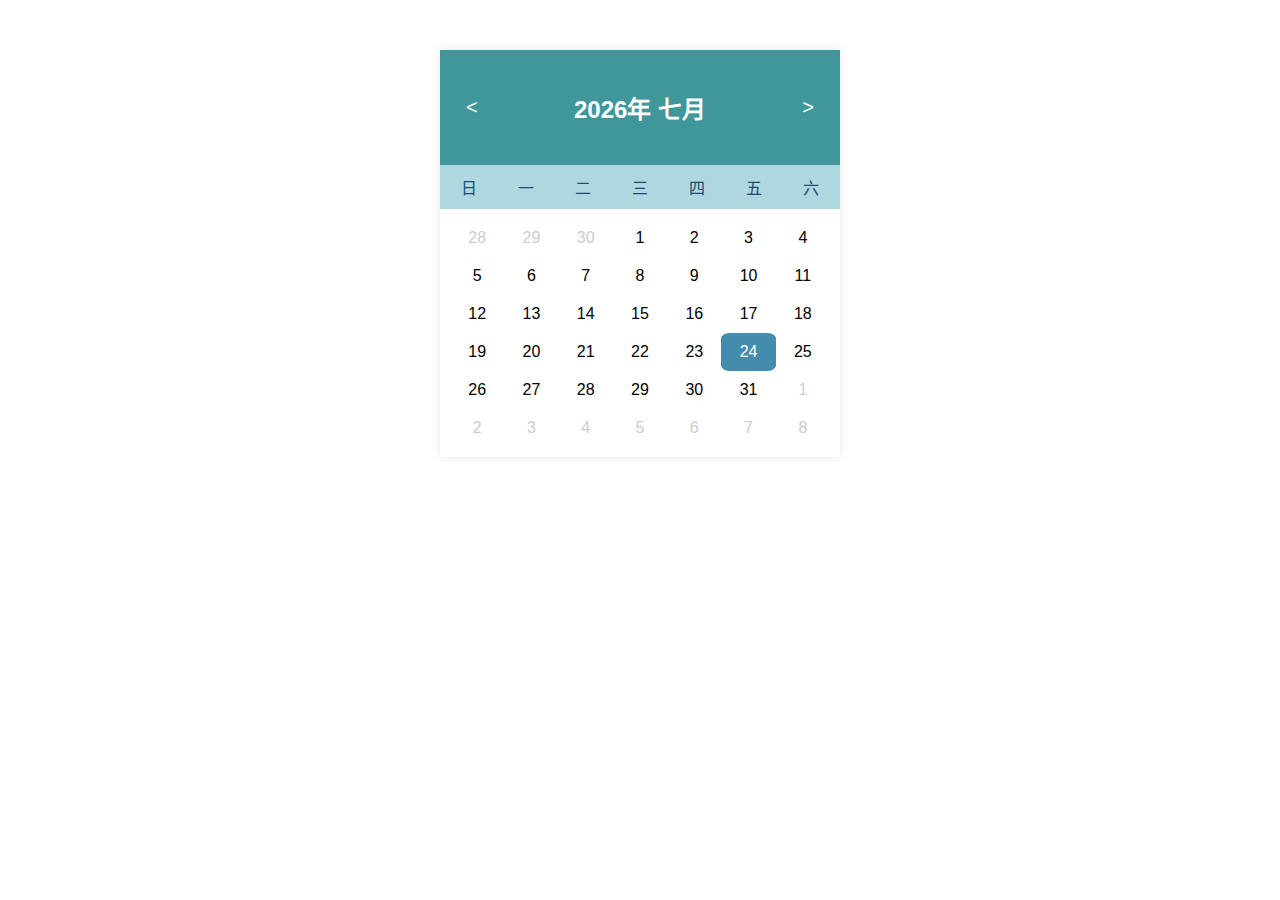
<file: ya_mo/日曆/index.html>
<!DOCTYPE html>
<html lang="zh-TW">
<head>
    <meta charset="UTF-8">
    <meta name="viewport" content="width=device-width, initial-scale=1.0">
    <title>簡單日曆</title>
    <link rel="stylesheet" href="styles.css">
</head>
<body>
    <div class="calendar">
        <div class="header">
            <button id="prevMonth">&lt;</button>
            <h2 id="monthDisplay"></h2>
            <button id="nextMonth">&gt;</button>
        </div>
        <div class="weekdays">
            <div>日</div>
            <div>一</div>
            <div>二</div>
            <div>三</div>
            <div>四</div>
            <div>五</div>
            <div>六</div>
        </div>
        <div id="days"></div>
    </div>
    <script src="script.js"></script>
</body>
</html>
</file>
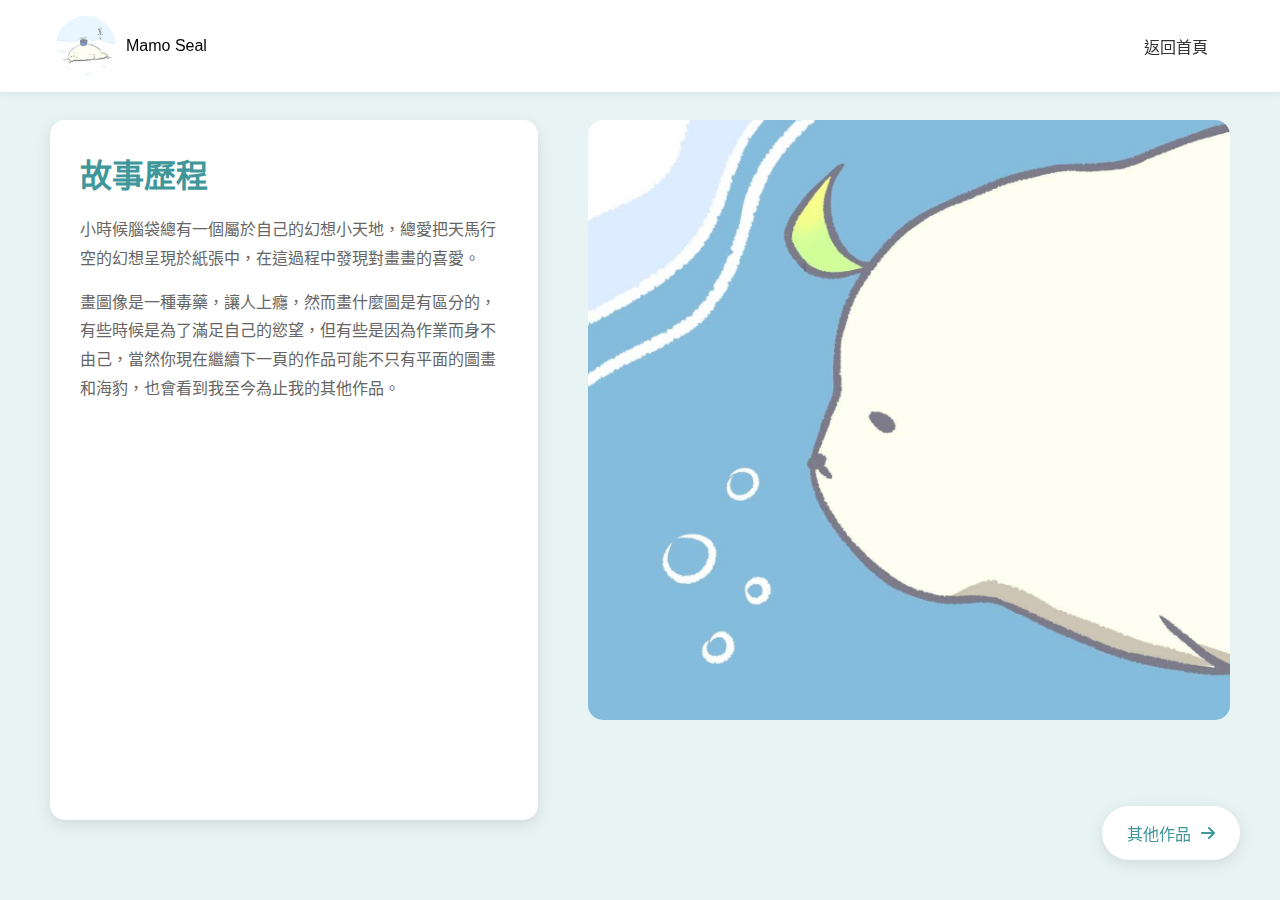
<file: ya_mo/brand/creat.html>
<!DOCTYPE html>
<html lang="zh-TW">
<head>
    <meta charset="UTF-8">
    <meta name="viewport" content="width=device-width, initial-scale=1.0">
    <title>創作契機 - Mamo Seal</title>
    <link rel="stylesheet" href="creat.css">
    <link rel="stylesheet" href="https://cdnjs.cloudflare.com/ajax/libs/font-awesome/6.0.0/css/all.min.css">
</head>
<body>
    <!-- 導航欄 -->
    <nav>
        <div class="nav-container">
            <div class="logo">
                <img src="./imge/tired.jpg" alt="Seal Logo" class="logo-img">
                <span>Mamo Seal</span>
            </div>
            <div class="nav-links">
                <a href="index.html">返回首頁</a>
            </div>
        </div>
    </nav>

    <!-- 主要內容區 -->
    <div class="content-container">
        <!-- 左側內容介紹 -->
        <div class="content-box">
            <h2>故事歷程</h2>
            <div class="description">
                <p>小時候腦袋總有一個屬於自己的幻想小天地，總愛把天馬行空的幻想呈現於紙張中，在這過程中發現對畫畫的喜愛。</p>
                <p>畫圖像是一種毒藥，讓人上癮，然而畫什麼圖是有區分的，有些時候是為了滿足自己的慾望，但有些是因為作業而身不由己，當然你現在繼續下一頁的作品可能不只有平面的圖畫和海豹，也會看到我至今為止我的其他作品。</p>
            </div>
        </div>

        <!-- 右側照片輪播 -->
        <div class="image-slider">
            <div class="slider-container">
                <img src="./imge/462586214_954186909894358_2787363491025955737_n.jpg" alt="作品1" class="active">
                <img src="./imge/462566912_1561239341179145_7651019615713925144_n.jpg" alt="作品2">
                <img src="./imge/462574865_1611609812766016_8961804805682218691_n.jpg" alt="作品3">
            </div>
        </div>
    </div>

    <!-- 其他作品連結 -->
    <div class="next-work">
        <a href="./other.html" class="next-work-link">
            其他作品
            <i class="fas fa-arrow-right"></i>
        </a>
    </div>

    <script>
        document.addEventListener('DOMContentLoaded', function() {
            const images = document.querySelectorAll('.slider-container img');
            let currentIndex = 0;

            function nextImage() {
                images[currentIndex].classList.remove('active');
                currentIndex = (currentIndex + 1) % images.length;
                images[currentIndex].classList.add('active');
            }

            // 每5秒切換一次圖片
            setInterval(nextImage, 5000);
        });
    </script>
</body>
</html>
</file>
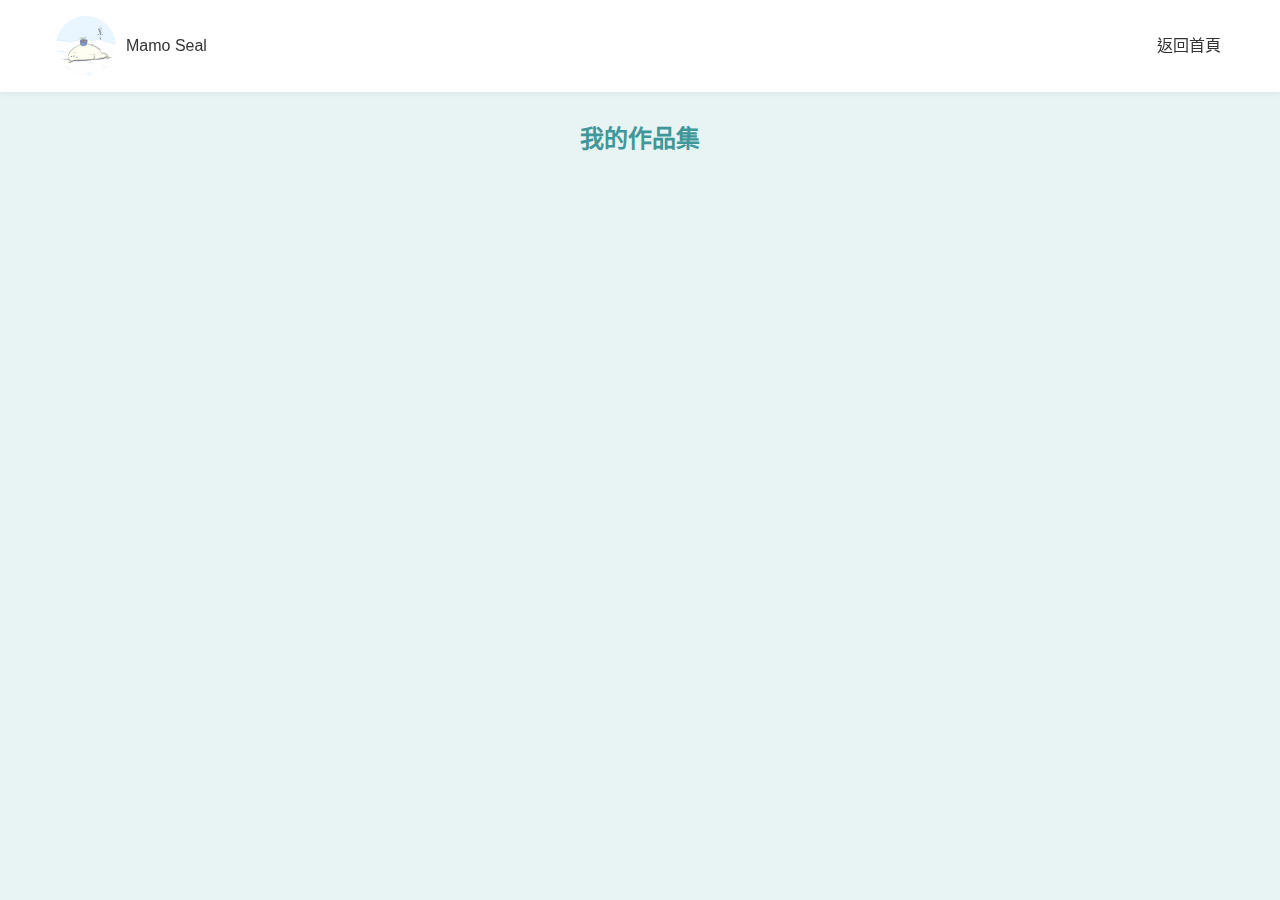
<file: ya_mo/brand/gallery.html>
<!DOCTYPE html>
<html lang="zh-TW">
<head>
    <meta charset="UTF-8">
    <meta name="viewport" content="width=device-width, initial-scale=1.0">
    <title>作品集 - Mamo Seal</title>
    <link rel="stylesheet" href="styles.css">
    <link rel="stylesheet" href="gallery.css">
    <link rel="stylesheet" href="https://cdnjs.cloudflare.com/ajax/libs/font-awesome/6.0.0/css/all.min.css">
</head>
<body>
    <!-- 導航欄 -->
    <nav>
        <div class="nav-container">
            <div class="logo">
                <img src="./imge/tired.jpg" alt="Seal Logo" class="logo-img">
                <span>Mamo Seal</span>
            </div>
            <div class="nav-links">
                <a href="index.html">返回首頁</a>
            </div>
        </div>
    </nav>

    <!-- 作品集展示區 -->
    <div class="gallery-container">
        <h2>我的作品集</h2>
        <div id="artwork-grid" class="artwork-grid">
            <!-- 作品將通過 JavaScript 動態添加 -->
        </div>
    </div>

    <script>
        document.addEventListener('DOMContentLoaded', function() {
            const artworkGrid = document.getElementById('artwork-grid');
            const savedArtworks = JSON.parse(localStorage.getItem('artworks') || '[]');

            savedArtworks.forEach(artwork => {
                const artworkItem = document.createElement('div');
                artworkItem.className = 'artwork-item';
                artworkItem.innerHTML = `
                    <img src="${artwork.image}" alt="saved artwork">
                    <button class="delete-btn" data-id="${artwork.id}">刪除</button>
                `;
                artworkGrid.appendChild(artworkItem);
            });

            // 刪除功能
            artworkGrid.addEventListener('click', (e) => {
                if (e.target.classList.contains('delete-btn')) {
                    const id = parseInt(e.target.dataset.id);
                    let savedArtworks = JSON.parse(localStorage.getItem('artworks') || '[]');
                    savedArtworks = savedArtworks.filter(artwork => artwork.id !== id);
                    localStorage.setItem('artworks', JSON.stringify(savedArtworks));
                    e.target.parentElement.remove();
                }
            });
        });
    </script>
</body>
</html>
</file>
<file: ya_mo/日曆/styles.css>
.calendar {
    width: 400px;
    margin: 50px auto;
    background-color: #fff;
    box-shadow: 0 0 10px rgba(0,0,0,0.1);
    font-family: Arial, sans-serif;
}

.header {
    display: flex;
    justify-content: space-between;
    align-items: center;
    padding: 20px;
    background-color: #40979a;
    color: #ffffff;
}

.header button {
    background: none;
    border: none;
    cursor: pointer;
    font-size: 20px;
    color: #ffffff;
}

.weekdays {
    display: grid;
    grid-template-columns: repeat(7, 1fr);
    text-align: center;
    padding: 10px 0;
    background-color: #afd7df;
    color: #204972;
}

#days {
    display: grid;
    grid-template-columns: repeat(7, 1fr);
    padding: 10px;
}

.day {
    padding: 10px;
    text-align: center;
    cursor: pointer;
}

.day:hover {
    background-color: #f0f0f0;
}

.today {
    background-color: #448cad;
    color: white;
    border-radius: 15%;
}

.other-month {
    color: #ccc;
}
</file>
<file: ya_mo/brand/creat.css>
* {
    margin: 0;
    padding: 0;
    box-sizing: border-box;
}

body {
    font-family: 'Arial', sans-serif;
    background-color: #E8F3F4;
    min-height: 100vh;
}

/* 導航欄樣式 */
nav {
    position: fixed;
    width: 100%;
    background-color: #ffffff;
    box-shadow: 0 2px 5px rgba(64, 151, 154, 0.1);
    z-index: 1000;
}

.nav-container {
    max-width: 1200px;
    margin: 0 auto;
    padding: 1rem;
    display: flex;
    justify-content: space-between;
    align-items: center;
}

.logo {
    display: flex;
    align-items: center;
    gap: 10px;
}

.logo-img {
    width: 60px;
    height: 60px;
    border-radius: 50%;
    object-fit: cover;
}

.nav-links a {
    text-decoration: none;
    color: #333;
    font-weight: 500;
    transition: color 0.3s;
    padding: 0.5rem 1rem;
}

.nav-links a:hover {
    color: #fff;
    background-color: #6FB4B7;
    border-radius: 4px;
}

/* 主要內容區樣式 */
.content-container {
    display: flex;
    padding: 120px 50px 50px;
    gap: 50px;
    max-width: 1400px;
    margin: 0 auto;
    min-height: 100vh;
}

/* 左側內容框樣式 */
.content-box {
    flex: 1;
    background: #ffffff;
    padding: 30px;
    border-radius: 15px;
    box-shadow: 0 5px 15px rgba(0, 0, 0, 0.1);
    margin-bottom: 30px;
    position: relative;
    z-index: 1;
}

.content-box h2 {
    color: #40979a;
    margin-bottom: 20px;
    font-size: 2em;
}

.description {
    color: #666;
    line-height: 1.8;
}

.description p {
    margin-bottom: 15px;
}

/* 右側照片輪播樣式 */
.image-slider {
    flex: 1.5;
    position: relative;
    overflow: hidden;
    border-radius: 15px;
    height: 600px;
}

.slider-container {
    position: relative;
    height: 100%;
}

.slider-container img {
    position: absolute;
    top: 0;
    left: 0;
    width: 100%;
    height: 100%;
    object-fit: cover;
    opacity: 0;
    transition: opacity 1s ease-in-out;
}

.slider-container img.active {
    opacity: 1;
}

/* 響應式設計 */
@media (max-width: 968px) {
    .content-container {
        flex-direction: column;
        padding: 100px 20px 20px;
    }

    .image-slider {
        height: 400px;
    }
}

/* 其他作品連結樣式 */
.next-work {
    position: fixed;
    bottom: 40px;
    right: 40px;
    z-index: 100;
}

.next-work-link {
    display: flex;
    align-items: center;
    gap: 10px;
    background-color: #ffffff;
    padding: 15px 25px;
    border-radius: 30px;
    text-decoration: none;
    color: #40979a;
    font-weight: 500;
    box-shadow: 0 4px 15px rgba(0, 0, 0, 0.1);
    transition: all 0.3s ease;
}

.next-work-link i {
    transition: transform 0.3s ease;
}

.next-work-link:hover {
    background-color: #40979a;
    color: #ffffff;
    transform: translateY(-2px);
    box-shadow: 0 6px 20px rgba(64, 151, 154, 0.2);
}

.next-work-link:hover i {
    transform: translateX(5px);
}

/* 在響應式設計中添加手機版樣式 */
@media (max-width: 968px) {
    .next-work {
        bottom: 20px;
        right: 20px;
    }

    .next-work-link {
        padding: 12px 20px;
        font-size: 0.9em;
    }
}
</file>
<file: ya_mo/brand/styles.css>
/* 全局樣式 */
* {
    margin: 0;
    padding: 0;
    box-sizing: border-box;
}

body {
    font-family: 'Arial', sans-serif;
    line-height: 1.6;
    color: #333;
}

/* 導航欄樣式 */
nav {
    position: fixed;
    width: 100%;
    background-color: #ffffff;
    box-shadow: 0 2px 5px rgba(64, 151, 154, 0.1);
    z-index: 1000;
}

.nav-container {
    max-width: 1200px;
    margin: 0 auto;
    padding: 1rem;
    display: flex;
    justify-content: space-between;
    align-items: center;
}

.logo {
    display: flex;
    align-items: center;
    gap: 10px;
}

.logo-img {
    width: 60px;
    height: 60px;
    border-radius: 50%;
    object-fit: cover;
}

.nav-links {
    display: flex;
    gap: 1.5rem;
    margin-right: -0.5rem;
}

.nav-links a {
    text-decoration: none;
    color: #333;
    font-weight: 500;
    padding: 0.5rem 0.7rem;
    position: relative;
    transition: color 0.3s;
}

.nav-links a::after {
    content: '';
    position: absolute;
    bottom: 0;
    left: 0;
    width: 0;
    height: 2px;
    background-color: #6FB4B7;
    transition: width 0.3s ease;
}

.nav-links a:hover {
    color: #6FB4B7;
    background-color: transparent;
}

.nav-links a:hover::after {
    width: 100%;
}

/* 首頁區塊樣式 */
.hero {
    position: relative;
    width: 100%;
    height: 100vh;
    background: linear-gradient(165deg, #E8F3F4 60%, #6FB4B7 100%);
    overflow: hidden;
    display: flex;
    justify-content: center;
    align-items: center;
}

.hero-content {
    position: relative;
    z-index: 1;
    text-align: center;
}

.hero-logo {
    width: 200px;
    height: 200px;
    border-radius: 50%;
    margin-bottom: 20px;
    animation: floatAnimation 3s ease-in-out infinite;
}

/* 波浪效果樣式 */
.waves {
    position: absolute;
    bottom: 0;
    left: 0;
    width: 100%;
    height: 100px;
}

.wave {
    position: absolute;
    bottom: 0;
    left: 0;
    width: 100%;
    height: 100px;
    background: url('data:image/svg+xml,<svg xmlns="http://www.w3.org/2000/svg" viewBox="0 0 1440 320"><path fill="%23ffffff" fill-opacity="1" d="M0,96L48,112C96,128,192,160,288,186.7C384,213,480,235,576,218.7C672,203,768,149,864,128C960,107,1056,117,1152,128C1248,139,1344,149,1392,154.7L1440,160L1440,320L1392,320C1344,320,1248,320,1152,320C1056,320,960,320,864,320C768,320,672,320,576,320C480,320,384,320,288,320C192,320,96,320,48,320L0,320Z"></path></svg>') repeat-x;
    background-size: 1440px 100px;
}

.wave1 {
    animation: wave 30s linear infinite;
    z-index: 4;
    opacity: 1;
    animation-delay: 0s;
    bottom: 0;
}

.wave2 {
    animation: wave2 15s linear infinite;
    z-index: 3;
    opacity: 0.5;
    animation-delay: -5s;
    bottom: 10px;
}

.wave3 {
    animation: wave 30s linear infinite;
    z-index: 2;
    opacity: 0.2;
    animation-delay: -2s;
    bottom: 15px;
}

.wave4 {
    animation: wave2 5s linear infinite;
    z-index: 1;
    opacity: 0.7;
    animation-delay: -5s;
    bottom: 20px;
}

@keyframes wave {
    0% {
        background-position: 0;
    }
    100% {
        background-position: 1440px;
    }
}

@keyframes wave2 {
    0% {
        background-position: 0;
    }
    100% {
        background-position: -1440px;
    }
}

@keyframes floatAnimation {
    0% {
        transform: translateY(0);
    }
    50% {
        transform: translateY(-20px);
    }
    100% {
        transform: translateY(0);
    }
}

/* 品牌故事區塊樣式 */
.story-section {
    padding: 5rem 2rem;
    background-color: #ffffff;
}

.story-content {
    max-width: 1200px;
    margin: 0 auto;
    display: flex;
    gap: 2rem;
    align-items: center;
}

.story-content img {
    width: 200px;
    height: 200px;
    object-fit: cover;
    border-radius: 8px;
}

.story-text {
    flex: 1;
}

/* 商品介紹區塊樣式 */
.products-section {
    padding: 5rem 2rem;
    background-color: #E8F3F4;
}

.product-grid {
    max-width: 1200px;
    margin: 2rem auto;
    display: grid;
    grid-template-columns: repeat(auto-fit, minmax(250px, 1fr));
    gap: 2rem;
}

.product-card {
    background-color: #ffffff;
    padding: 1rem;
    border-radius: 8px;
    text-align: center;
    box-shadow: 0 2px 5px rgba(64, 151, 154, 0.2);
    transition: transform 0.3s ease;
}

.product-card img {
    width: 100%;
    border-radius: 4px;
}

.product-card:hover {
    transform: translateY(-5px);
    box-shadow: 0 5px 15px rgba(64, 151, 154, 0.3);
}

.product-card a {
    text-decoration: none;
    color: inherit;
    display: block;
}

.more-works {
    text-align: right;
    margin-top: 2rem;
    padding-right: 2rem;
}

.more-works-link {
    text-decoration: none;
    color: #666;
    font-size: 1.1rem;
    transition: color 0.3s ease;
    display: inline-flex;
    align-items: center;
    gap: 0.5rem;
}

.more-works-link:hover {
    color: #333;
}

.more-works-link i {
    transition: transform 0.3s ease;
}

.more-works-link:hover i {
    transform: translateX(5px);
}

/* 聯絡我們區塊樣式 */
.contact-section {
    padding: 5rem 2rem;
    background-color: #ffffff;
}

.contact-content {
    max-width: 800px;
    margin: 0 auto;
    text-align: center;
}

.contact-info {
    margin: 2rem 0;
}

.social-links {
    display: flex;
    justify-content: center;
    gap: 2rem;
    margin-top: 2rem;
}

.social-link {
    font-size: 2rem;
    color: #333;
    transition: color 0.3s;
}

.social-link:hover {
    color: #6FB4B7;
}

/* 頁尾樣式 */
footer {
    background-color: #333;
    color: #ffffff;
    padding: 2rem;
}

.footer-content {
    max-width: 1200px;
    margin: 0 auto;
    text-align: center;
}

.footer-logo {
    display: flex;
    align-items: center;
    justify-content: center;
    gap: 10px;
    margin-bottom: 1rem;
}

.footer-logo-img {
    width: 45px;
    height: 45px;
    border-radius: 50%;
    object-fit: cover;
}

.footer-links {
    margin: 1rem 0;
}

.footer-links a {
    color: #ffffff;
    text-decoration: none;
    margin: 0 1rem;
}

.copyright {
    margin-top: 2rem;
    font-size: 0.9rem;
    opacity: 0.8;
}

/* 響應式設計 */
@media (max-width: 768px) {
    .nav-links {
        display: none;
    }
    
    .story-content {
        flex-direction: column;
    }
    
    .story-content img {
        width: 100%;
    }

    .hero-logo {
        width: 150px;
        height: 150px;
    }

    .hero-content h1 {
        font-size: 2.5em;
    }

    .hero-content p {
        font-size: 1.2em;
    }
} 

/* 標題樣式 */
h1, h2 {
    color: #40979a;
}

.draw-section h2, .creation-section h2{
    font-size: 20px;
    color: rgb(125, 190, 202);
    text-align: center;
    margin-bottom: 2rem;
    position: relative;
    padding-bottom: 1rem;
}

.story-section h2, .products-section h2, .contact-section h2{
    text-align: center;
    margin-bottom: 2rem;
    position: relative;
    padding-bottom: 1rem;
}

.story-section h2:after, .products-section h2:after, .contact-section h2:after, .draw-section h2:after, .creation-section h2:after {
    content: '';
    position: absolute;
    bottom: 0;
    left: 50%;
    transform: translateX(-50%);
    width: 60px;
    height: 3px;
    background-color: #6FB4B7;
}

/* 畫布區域樣式 */
.draw-section {
    padding: 5rem 2rem;
    background-color: #ffffff;
}

.canvas-container {
    max-width: 1200px;
    margin: 0 auto;
    padding: 20px;
}

.tools {
    margin-bottom: 20px;
    display: flex;
    gap: 15px;
    align-items: center;
    background: #e5f3f3;
    padding: 15px;
    border-radius: 10px;
}

.tools input[type="color"] {
    width: 50px;
    height: 50px;
    padding: 0;
    border: none;
    border-radius: 5px;
    cursor: pointer;
}

.tools input[type="range"] {
    width: 150px;
}

.tools button {
    padding: 8px 15px;
    border: none;
    border-radius: 5px;
    background-color: #40979a;
    color: white;
    cursor: pointer;
    transition: all 0.3s ease;
}

.tools button:hover {
    background-color: #6095aa;
    transform: translateY(-2px);
}

#drawing-board {
    width: 100%;
    height: 600px;
    border: 2px solid #ddd;
    border-radius: 10px;
    background-color: #fff;
    cursor: crosshair;
}

.gallery-link button {
    background-color: #30728d !important;
}

@media (max-width: 768px) {
    .tools {
        flex-wrap: wrap;
        justify-content: center;
    }
    
    #drawing-board {
        height: 400px;
    }
}

/* 創作契機區塊樣式 */
.creation-section {
    padding: 5rem 2rem;
    background-color: #E8F3F4;
    position: relative;
}

.content-container {
    display: flex;
    padding: 50px;
    gap: 50px;
    max-width: 1400px;
    margin: 0 auto;
}

.content-box {
    flex: 1;
    background: #ffffff;
    padding: 30px;
    border-radius: 15px;
    box-shadow: 0 5px 15px rgba(0, 0, 0, 0.1);
    margin-bottom: 30px;
}

.content-box h2 {
    color: #40979a;
    margin-bottom: 20px;
    font-size: 2em;
}

.description {
    color: #666;
    line-height: 1.8;
}

.description p {
    margin-bottom: 15px;
}

/* 照片輪播樣式 */
.image-slider {
    flex: 1.5;
    position: relative;
    overflow: hidden;
    border-radius: 15px;
    height: 600px;
}

.slider-container {
    position: relative;
    height: 100%;
}

.slider-container img {
    position: absolute;
    top: 0;
    left: 0;
    width: 100%;
    height: 100%;
    object-fit: cover;
    opacity: 0;
    transition: opacity 0.6s ease-in-out;
    will-change: opacity;
}

.slider-container img.active {
    opacity: 1;
}

/* 其他作品連結樣式 */
.next-work {
    position: fixed;
    bottom: 40px;
    right: 40px;
    z-index: 100;
    transition: opacity 0.3s ease, visibility 0.3s ease;
}

.next-work-link {
    display: flex;
    align-items: center;
    gap: 10px;
    background-color: #ffffff;
    padding: 15px 25px;
    border-radius: 30px;
    text-decoration: none;
    color: #40979a;
    font-weight: 500;
    box-shadow: 0 4px 15px rgba(0, 0, 0, 0.1);
    transition: all 0.3s ease;
}

.next-work-link:hover {
    background-color: #40979a;
    color: #ffffff;
    transform: translateY(-2px);
    box-shadow: 0 6px 20px rgba(64, 151, 154, 0.2);
}

.next-work-link i {
    transition: transform 0.3s ease;
}

.next-work-link:hover i {
    transform: translateX(5px);
}

/* 響應式調整 */
@media (max-width: 968px) {
    .content-container {
        flex-direction: column;
        padding: 20px;
    }

    .image-slider {
        height: 400px;
    }

    .next-work {
        bottom: 20px;
        right: 20px;
    }

    .next-work-link {
        padding: 12px 20px;
        font-size: 0.9em;
    }
}

/* 添加滑動動畫樣式 */
.fade-in-section {
    opacity: 0;
    transform: translateY(30px);
    visibility: hidden;
    transition: opacity 0.4s ease-out, 
                transform 0.4s ease-out,
                visibility 0.4s ease-out;
    will-change: opacity, transform;
}

.fade-in-section.is-visible {
    opacity: 1;
    transform: translateY(0);
    visibility: visible;
}

/* 音樂控制器樣式 */
.music-controller {
    position: fixed;
    bottom: 30px;
    left: 30px;
    z-index: 1000;
}

.music-btn {
    width: 50px;
    height: 50px;
    border-radius: 50%;
    background: #ffffff;
    border: none;
    box-shadow: 0 4px 15px rgba(0, 0, 0, 0.1);
    cursor: pointer;
    display: flex;
    align-items: center;
    justify-content: center;
    transition: all 0.3s ease;
    transform: translateZ(0);
    backface-visibility: hidden;
}

.music-btn i {
    font-size: 20px;
    color: #40979a;
    transition: transform 0.3s ease;
}

.music-btn.playing {
    background: #40979a;
}

.music-btn.playing i {
    color: #ffffff;
    animation: rotate 3s linear infinite;
    will-change: transform;
}

@keyframes rotate {
    from {
        transform: rotate(0deg);
    }
    to {
        transform: rotate(360deg);
    }
}

/* 響應式調整 */
@media (max-width: 768px) {
    .music-controller {
        bottom: 20px;
        left: 20px;
    }

    .music-btn {
        width: 40px;
        height: 40px;
    }

    .music-btn i {
        font-size: 16px;
    }
}
</file>
<file: ya_mo/brand/gallery.css>
body{
    background-color: #E8F3F4;
}
.gallery-container {
    padding: 120px 50px 50px;
    max-width: 1400px;
    margin: 0 auto;
}

.gallery-container h2 {
    color: #40979a;
    text-align: center;
    margin-bottom: 40px;
}

.artwork-grid {
    display: grid;
    grid-template-columns: repeat(auto-fill, minmax(300px, 1fr));
    gap: 30px;
    padding: 20px;
}

.artwork-item {
    background: white;
    border-radius: 10px;
    overflow: hidden;
    box-shadow: 0 4px 15px rgba(0, 0, 0, 0.1);
    position: relative;
}

.artwork-item img {
    width: 100%;
    height: 300px;
    object-fit: cover;
}

.artwork-item .delete-btn {
    position: absolute;
    top: 10px;
    right: 10px;
    background: rgba(255, 0, 0, 0.8);
    color: white;
    border: none;
    padding: 5px 10px;
    border-radius: 5px;
    cursor: pointer;
}

@media (max-width: 768px) {
    .gallery-container {
        padding: 100px 20px 20px;
    }
}
</file>
